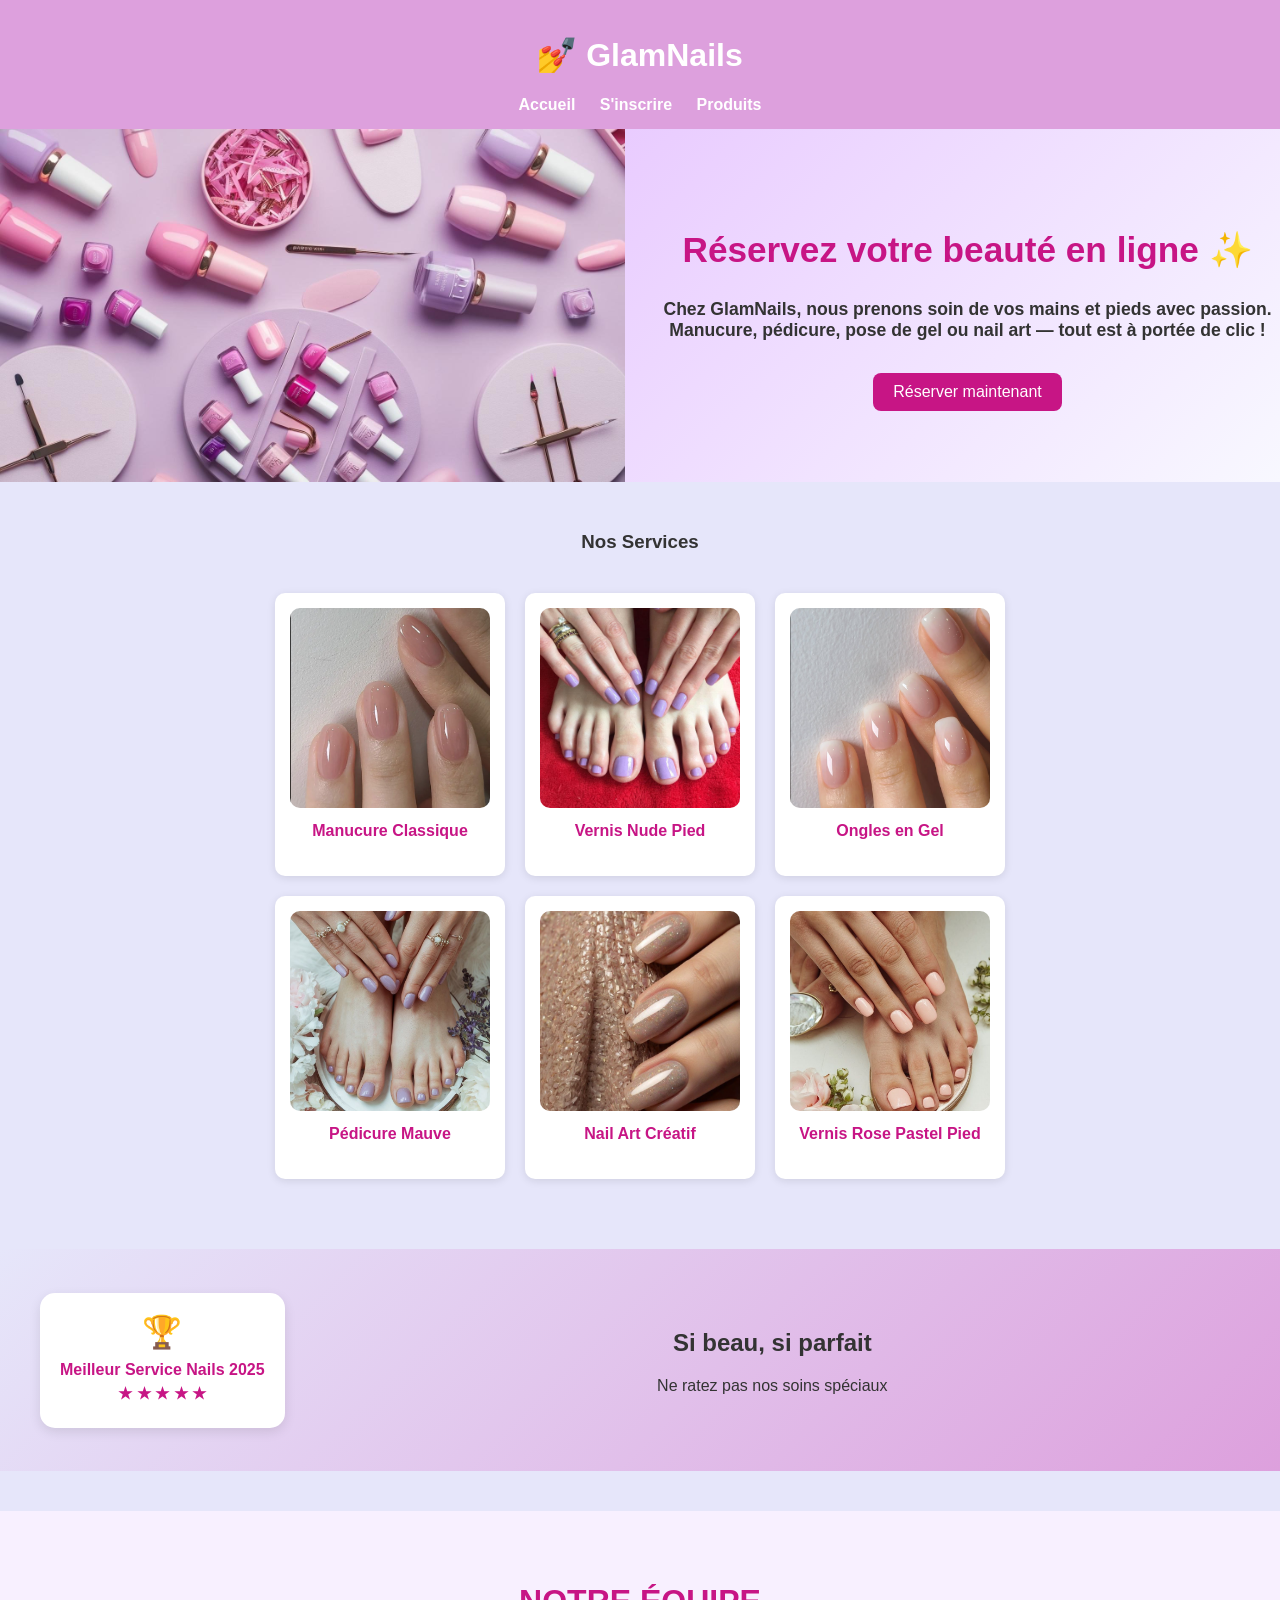
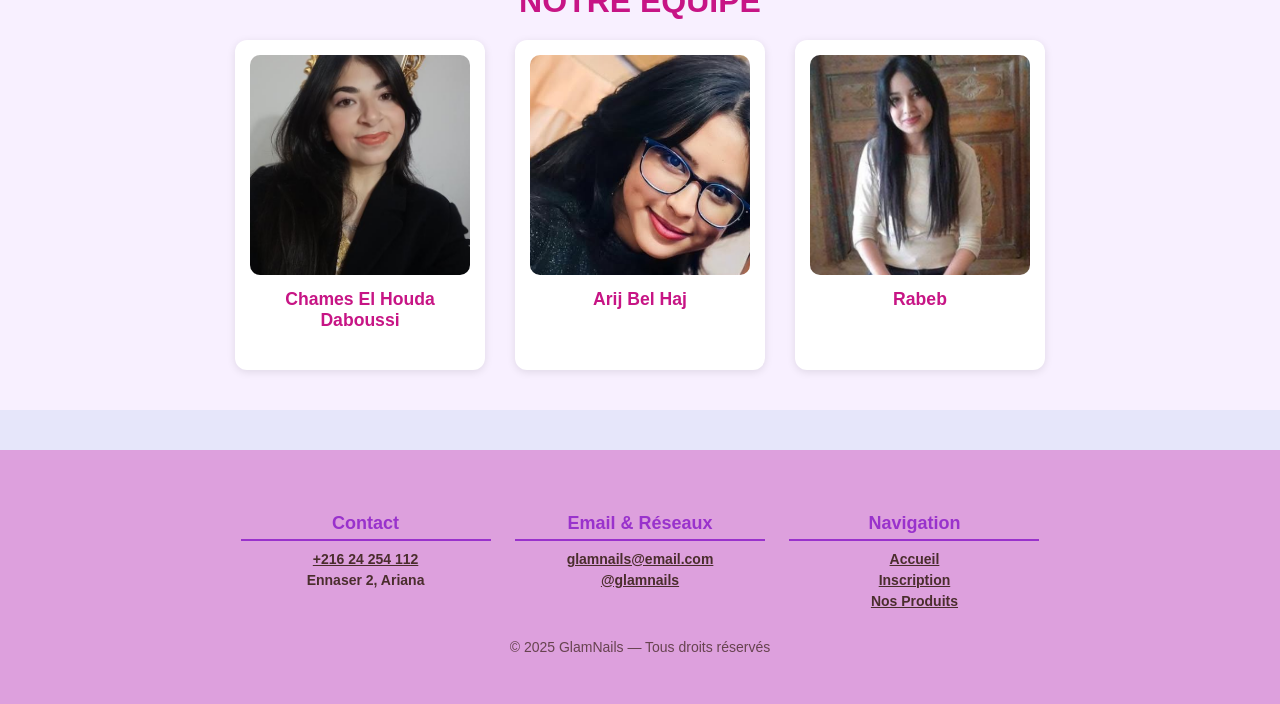
<file: index.html>
<!DOCTYPE html>
<html lang="fr">

<head>
    <meta charset="UTF-8">
    <meta name="viewport" content="width=device-width, initial-scale=1.0">
    <title>GlamNails - Accueil</title>

    <link rel="stylesheet" href="./css/style.css">
</head>

<body>

    <header>
        <h1>💅 GlamNails</h1>
        <nav>
            <a href="index.html">Accueil</a>
            <a href="inscription.html">S'inscrire</a>
            <a href="produits.html">Produits</a>
        </nav>
    </header>

    <section class="hero">
        <div class="hero-image">
            <img src="./images/page.jpg" alt="Image principale du salon">
        </div>

        <div class="hero-text-block">
            <h2>Réservez votre beauté en ligne ✨</h2>
            <p>
                Chez GlamNails, nous prenons soin de vos mains et pieds avec passion.
                Manucure, pédicure, pose de gel ou nail art — tout est à portée de clic !
            </p>

            <a href="inscription.html" class="btn">Réserver maintenant</a>
        </div>
    </section>

    <section class="services">
        <h3>Nos Services</h3>

        <div class="products-grid">

            <div class="product-card">
                <img src="./images/Manucure Classique.png" alt="Manucure Classique">
                <h4>Manucure Classique</h4>
            </div>

            <div class="product-card">
                <img src="./images/image1.jpg" alt="Nails Pied Style 1">
                <h4>Vernis Nude Pied</h4>
            </div>

            <div class="product-card">
                <img src="./images/Ongles en Gel.png" alt="Ongles en Gel">
                <h4>Ongles en Gel</h4>
            </div>

            <div class="product-card">
                <img src="./images/image2.jpg" alt="Nails Pied Style 2">
                <h4>Pédicure Mauve</h4>
            </div>

            <div class="product-card">
                <img src="./images/GlamNails.png" alt="Nail Art Créatif">
                <h4>Nail Art Créatif</h4>
            </div>

            <div class="product-card">
                <img src="./images/image3.jpg" alt="Nails Pied Style 3">
                <h4>Vernis Rose Pastel Pied</h4>
            </div>

        </div>
    </section>

    <section class="hero-full">
        <div class="hero-content">

            <div class="badge">
                <div class="badge-icon">🏆</div>
                <p>Meilleur Service Nails 2025</p>
                <p>★ ★ ★ ★ ★</p>
            </div>

            <div class="hero-text">
                <h2>Si beau, si parfait</h2>
                <p>Ne ratez pas nos soins spéciaux</p>
            </div>

        </div>
    </section>

    <section class="team">
        <h3>Notre Équipe</h3>

        <div class="team-container">

            <div class="team-card">
                <img src="./images/chames daboussi.jpg" alt="Chames Daboussi">
                <h4>Chames El Houda Daboussi</h4>
            </div>

            <div class="team-card">
                <img src="./images/erij bel haj.jpg" alt="Arij Bel Haj">
                <h4>Arij Bel Haj</h4>
            </div>

            <div class="team-card">
                <img src="./images/rabeb.jpg" alt="Rabeb">
                <h4>Rabeb</h4>
            </div>

        </div>
    </section>

    <footer class="footer">

        <div class="footer-bloc">

            <div class="footer-col">
                <h3>Contact</h3>
                <p><a href="tel:+21624254112">+216 24 254 112</a></p>
                <p>Ennaser 2, Ariana</p>
            </div>

            <div class="footer-col">
                <h3>Email & Réseaux</h3>
                <p><a href="mailto:glamnails@email.com">glamnails@email.com</a></p>
                <p><a href="https://instagram.com/glamnails" target="_blank">@glamnails</a></p>
            </div>

            <div class="footer-col">
                <h3>Navigation</h3>
                <p><a href="index.html">Accueil</a></p>
                <p><a href="inscription.html">Inscription</a></p>
                <p><a href="produits.html">Nos Produits</a></p>
            </div>

        </div>

        <p class="footer-copy">© 2025 GlamNails — Tous droits réservés</p>
    </footer>

    <button id="scrollTopBtn" onclick="scrollToTop()">⬆</button>

    <script src="./js/script-index.js"></script>

</body>
</html>
</file>
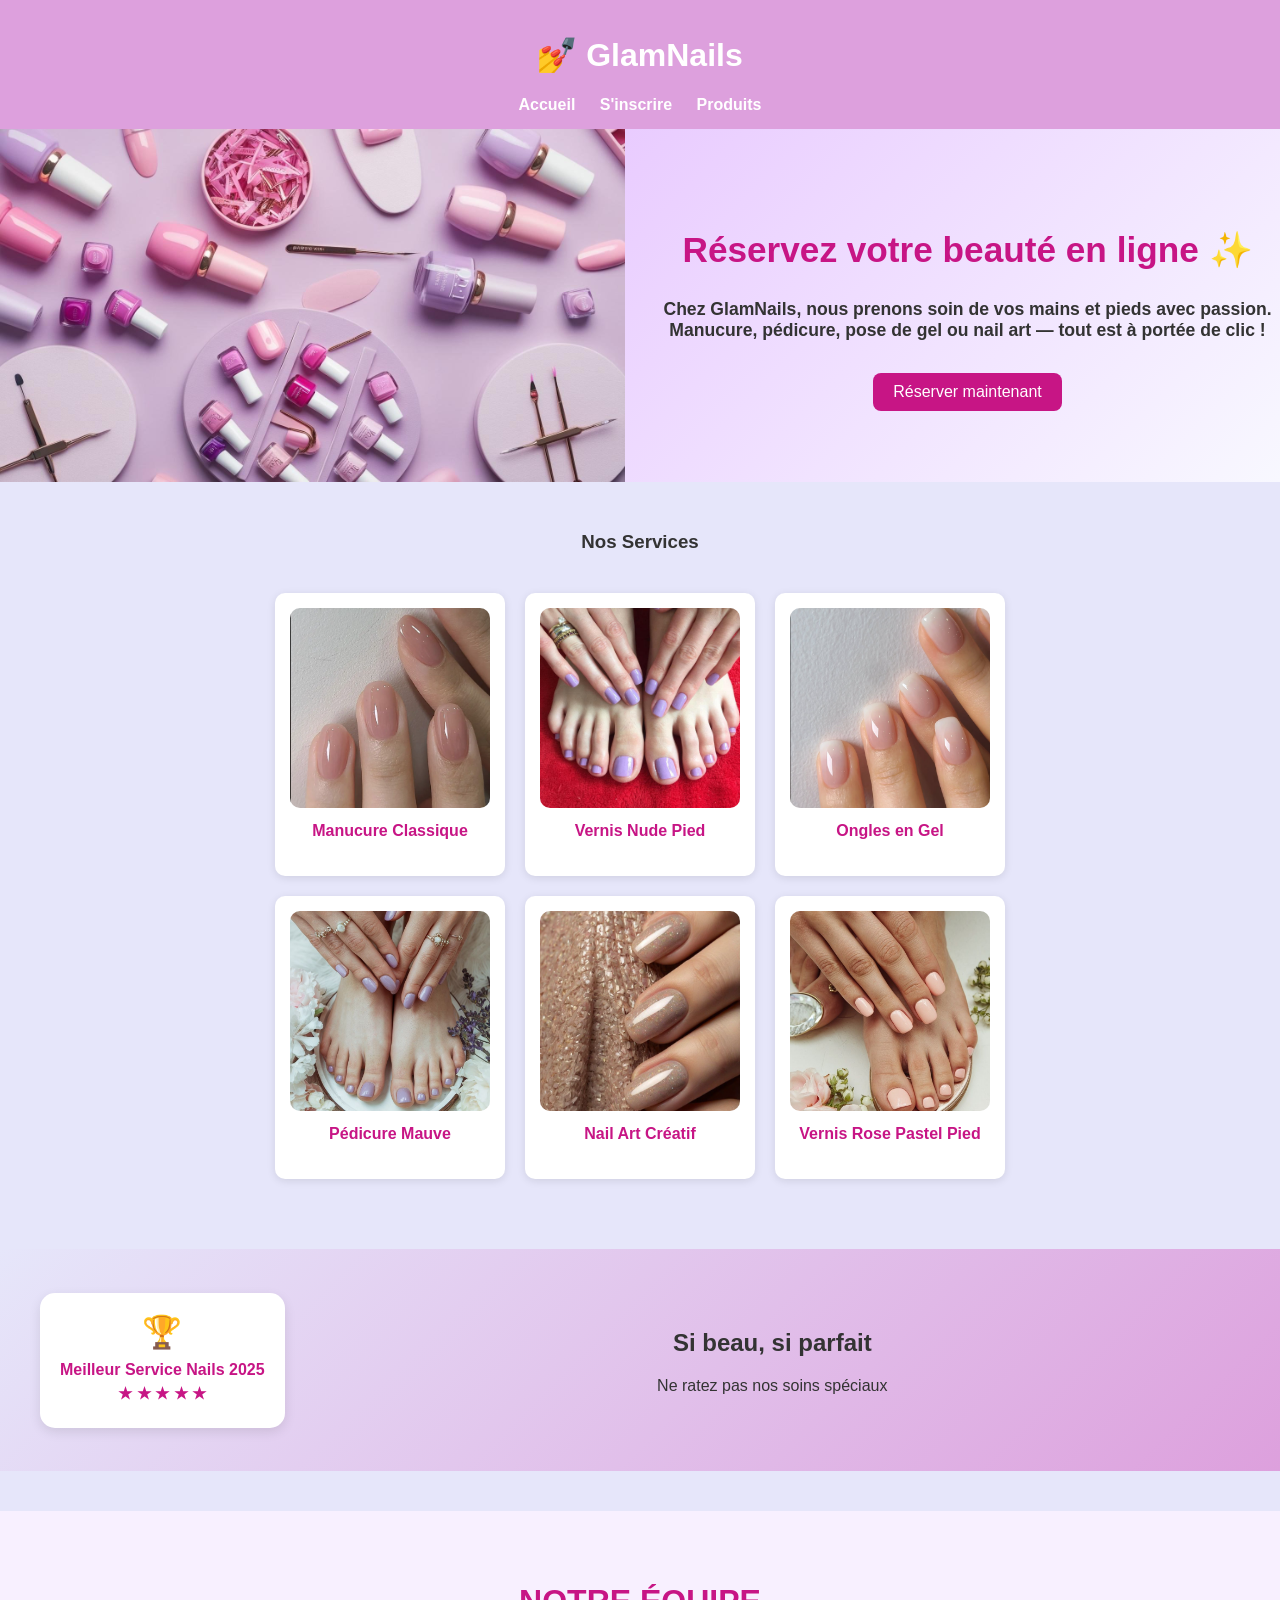
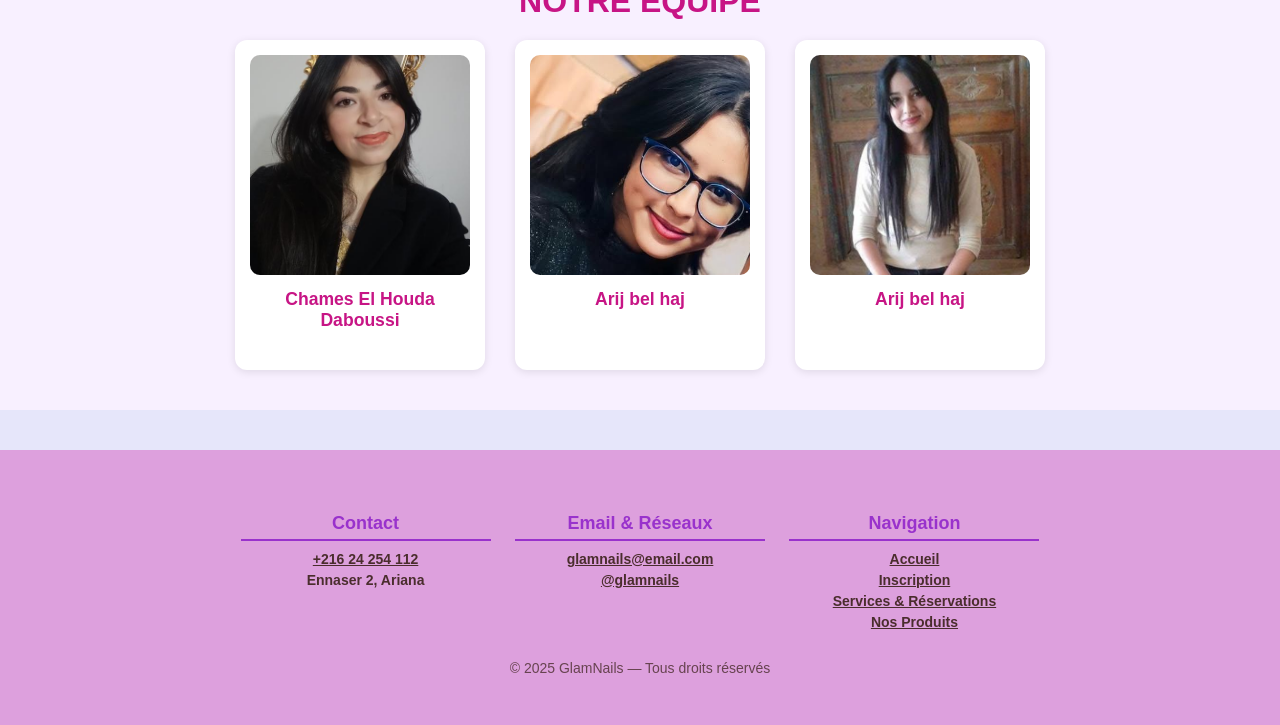
<file: html/index.html>
<!DOCTYPE html>
<html lang="fr">

<head>
    <meta charset="UTF-8">
    <meta name="viewport" content="width=device-width, initial-scale=1.0">
    <title>GlamNails - Accueil</title>
    <link rel="stylesheet" href="../css/style.css">
</head>

<body>
    <header>
        <h1>💅 GlamNails</h1>
        <nav>
            <a href="index.html">Accueil</a>
            <a href="inscription.html">S'inscrire</a>
            <a href="produits.html">Produits</a>
        </nav>
    </header>
    <section class="hero">
        <div class="hero-image">
            <img src="../images/page.jpg" alt="Image principale du salon">
        </div>
        <div class="hero-text-block">
            <h2>Réservez votre beauté en ligne ✨</h2>
            <p>Chez GlamNails, nous prenons soin de vos mains et pieds avec passion.
                Manucure, pédicure, pose de gel ou nail art — tout est à portée de clic !</p>
            <a href="inscription.html" class="btn">Réserver maintenant</a>
        </div>
    </section>
    <!-- Ajoute après la section hero : -->
    <section class="services">
        <h3>Nos Services</h3>
        <div class="products-grid">
            <div class="product-card">
                <img src="../images/Manucure Classique.png" alt="Manucure Classique">
                <h4>Manucure Classique</h4>
            </div>
            <div class="product-card">
                <img src="../images/image1.jpg" alt="Nails Pied Style 1">
                <h4>Vernis Nude Pied</h4>
            </div>
            <div class="product-card">
                <img src="../images/Ongles en Gel.png" alt="Ongles en Gel">
                <h4>Ongles en Gel</h4>
            </div>
            <div class="product-card">
                <img src="../images/image2.jpg" alt="Nails Pied Style 2">
                <h4>Pédicure Mauve</h4>
            </div>
            <div class="product-card">
                <img src="../images/GlamNails.png" alt="Nail Art Créatif">
                <h4>Nail Art Créatif</h4>
            </div>
            <div class="product-card">
                <img src="../images/image3.jpg" alt="Nails Pied Style 3">
                <h4>Vernis Rose Pastel Pied</h4>
            </div>
        </div>
    </section>
    <section class="hero-full">
        <div class="hero-content">
            <div class="badge">
                <div class="badge-icon">🏆</div>
                <p>Meilleur Service Nails 2025</p>
                <p>★ ★ ★ ★ ★</p>
            </div>
            <div class="hero-text">
                <h2>Si beau, si parfait</h2>
                <p>Ne ratez pas nos soins spéciaux</p>
            </div>
        </div>
    </section>
    <section class="team">
        <h3>Notre Équipe</h3>
        <div class="team-container">
            <div class="team-card">
                <img src="../images/chames daboussi.jpg" alt="Photo de Chames Daboussi">
                <h4>Chames El Houda Daboussi</h4>
            </div>
            <div class="team-card">
                <img src="../images/erij bel haj.jpg" alt="erij bel haj">
                <h4>Arij bel haj</h4>
            </div>
            <div class="team-card">
                <img src="../images/rabeb.jpg" alt="erij bel haj">
                <h4>Arij bel haj</h4>
            </div>
        </div>
    </section>
    <!-- Ajoute juste avant </body> : -->
    <footer class="footer">
        <div class="footer-bloc">
            <div class="footer-col">
                <h3>Contact</h3>
                <p><a href="tel:+21624254112">+216 24 254 112</a></p>
                <p>Ennaser 2, Ariana</p>
            </div>
            <div class="footer-col">
                <h3>Email & Réseaux</h3>
                <p><a href="mailto:glamnails@email.com">glamnails@email.com</a></p>
                <p><a href="https://instagram.com/glamnails" target="_blank">@glamnails</a></p>
            </div>
            <div class="footer-col">
                <h3>Navigation</h3>
                <p><a href="index.html">Accueil</a></p>
                <p><a href="inscription.html">Inscription</a></p>
                <p><a href="services.html">Services & Réservations</a></p>
                <p><a href="produits.html">Nos Produits</a></p>
            </div>
        </div>
        <p class="footer-copy">© 2025 GlamNails — Tous droits réservés</p>
    </footer>
    <button id="scrollTopBtn" onclick="scrollToTop()">⬆</button>
    <script src="../js/script-index.js"></script>
</body>

</html>
</file>
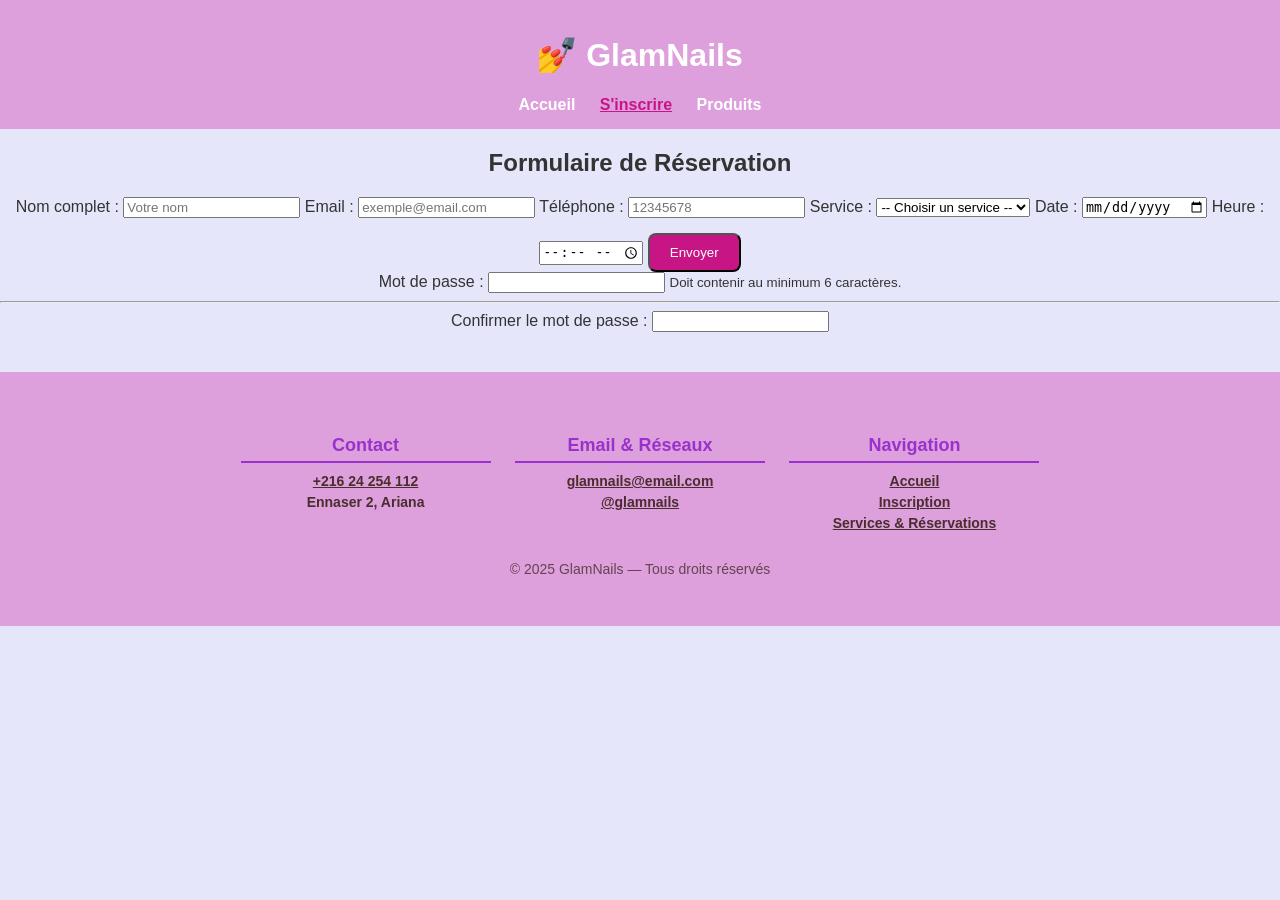
<file: inscription.html>
<!DOCTYPE html>
<html lang="fr">
<head>
    <meta charset="UTF-8">
    <meta name="viewport" content="width=device-width, initial-scale=1.0">
    <title>GlamNails - Réservation</title>
    <link rel="stylesheet" href="./css/style.css">

</head>

<body>

<header>
    <h1>💅 GlamNails</h1>
    <nav>
        <a href="index.html">Accueil</a>
        <a href="inscription.html" class="active">S'inscrire</a>
        <a href="produits.html">Produits</a>
    </nav>
</header>

<section class="form-section">
    <h2>Formulaire de Réservation</h2>

    <form id="reservationForm">
        
        <label for="nom">Nom complet :</label>
        <input type="text" id="nom" name="nom" required placeholder="Votre nom">

        <label for="email">Email :</label>
        <input type="email" id="email" name="email" required placeholder="exemple@email.com">

        <label for="tel">Téléphone :</label>
        <input type="tel" id="tel" name="tel" required placeholder="12345678">

        <label for="service">Service :</label>
        <select id="service" name="service" required>
            <option value="">-- Choisir un service --</option>
            <option>Manucure Classique</option>
            <option>Ongles en Gel</option>
            <option>Pédicure</option>
            <option>Nail Art</option>
        </select>

        <label for="date">Date :</label>
        <input type="date" id="date" name="date" required>

        <label for="heure">Heure :</label>
        <input type="time" id="heure" name="heure" required>

        <button type="submit" class="btn">Envoyer</button>
    </form>
</section>
<label for="mdp">Mot de passe :</label>
<input type="password" id="mdp" name="mdp" required>
<small>Doit contenir au minimum 6 caractères.</small>
<hr>

<label for="conf_mdp">Confirmer le mot de passe :</label>
<input type="password" id="conf_mdp" name="conf_mdp" required>
<footer class="footer">
    <div class="footer-bloc">
        <div class="footer-col">
            <h3>Contact</h3>
            <p><a href="tel:+21624254112">+216 24 254 112</a></p>
            <p>Ennaser 2, Ariana</p>
        </div>
        <div class="footer-col">
            <h3>Email & Réseaux</h3>
            <p><a href="mailto:glamnails@email.com">glamnails@email.com</a></p>
            <p><a href="https://instagram.com/glamnails" target="_blank" rel="noopener noreferrer">@glamnails</a></p>
        </div>
        <div class="footer-col">
            <h3>Navigation</h3>
            <p><a href="index.html">Accueil</a></p>
            <p><a href="inscription.html">Inscription</a></p>
            <p><a href="services.html">Services & Réservations</a></p>
        </div>
    </div>
    <p class="footer-copy">© 2025 GlamNails — Tous droits réservés</p>
</footer>


<script src="./js/test.js"></script>


</body>
</html>
</file>
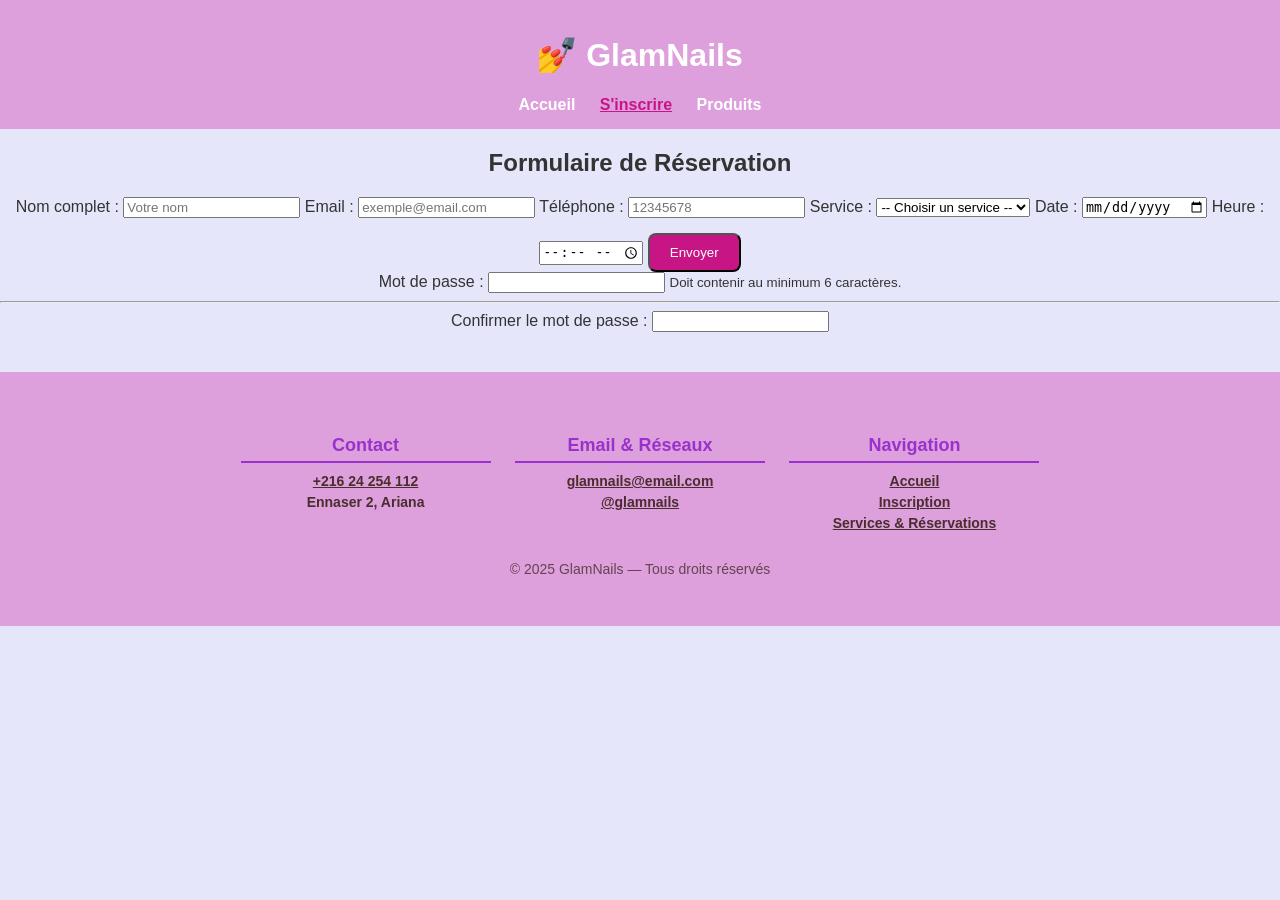
<file: html/inscription.html>
<!DOCTYPE html>
<html lang="fr">
<head>
    <meta charset="UTF-8">
    <meta name="viewport" content="width=device-width, initial-scale=1.0">
    <title>GlamNails - Réservation</title>
    <link rel="stylesheet" href="../css/style.css">

</head>

<body>

<header>
    <h1>💅 GlamNails</h1>
    <nav>
        <a href="index.html">Accueil</a>
        <a href="inscription.html" class="active">S'inscrire</a>
        <a href="produits.html">Produits</a>
    </nav>
</header>

<section class="form-section">
    <h2>Formulaire de Réservation</h2>

    <form id="reservationForm">
        
        <label for="nom">Nom complet :</label>
        <input type="text" id="nom" name="nom" required placeholder="Votre nom">

        <label for="email">Email :</label>
        <input type="email" id="email" name="email" required placeholder="exemple@email.com">

        <label for="tel">Téléphone :</label>
        <input type="tel" id="tel" name="tel" required placeholder="12345678">

        <label for="service">Service :</label>
        <select id="service" name="service" required>
            <option value="">-- Choisir un service --</option>
            <option>Manucure Classique</option>
            <option>Ongles en Gel</option>
            <option>Pédicure</option>
            <option>Nail Art</option>
        </select>

        <label for="date">Date :</label>
        <input type="date" id="date" name="date" required>

        <label for="heure">Heure :</label>
        <input type="time" id="heure" name="heure" required>

        <button type="submit" class="btn">Envoyer</button>
    </form>
</section>
<label for="mdp">Mot de passe :</label>
<input type="password" id="mdp" name="mdp" required>
<small>Doit contenir au minimum 6 caractères.</small>
<hr>

<label for="conf_mdp">Confirmer le mot de passe :</label>
<input type="password" id="conf_mdp" name="conf_mdp" required>
<footer class="footer">
    <div class="footer-bloc">
        <div class="footer-col">
            <h3>Contact</h3>
            <p><a href="tel:+21624254112">+216 24 254 112</a></p>
            <p>Ennaser 2, Ariana</p>
        </div>
        <div class="footer-col">
            <h3>Email & Réseaux</h3>
            <p><a href="mailto:glamnails@email.com">glamnails@email.com</a></p>
            <p><a href="https://instagram.com/glamnails" target="_blank" rel="noopener noreferrer">@glamnails</a></p>
        </div>
        <div class="footer-col">
            <h3>Navigation</h3>
            <p><a href="index.html">Accueil</a></p>
            <p><a href="inscription.html">Inscription</a></p>
            <p><a href="services.html">Services & Réservations</a></p>
        </div>
    </div>
    <p class="footer-copy">© 2025 GlamNails — Tous droits réservés</p>
</footer>


<script src="../js/test.js"></script>


</body>
</html>
</file>
<file: css/style.css>
body {
    font-family: Arial, sans-serif;
    margin: 0;
    background-color: #E6E6FA;
    color: #333;
    text-align: center;
}

header {
    background-color: #DDA0DD;
    color: white;
    padding: 15px;
}

nav a {
    color: white;
    text-decoration: none;
    margin: 0 10px;
    font-weight: bold;
}

nav a.active {
    color: #C71585;
    text-decoration: underline;
}

nav a:hover {
    text-decoration: underline;
}

.hero {
    background: linear-gradient(135deg, #E0B0FF, #F8F8FF);
    display: flex;
    align-items: center;
    justify-content: center;
    gap: 30px;
    text-align: left;
}

.hero-image {
    flex: 1;
}

.hero-image img {
    width: 100%;
    height: auto;
    display: block;
}

.hero-text-block {
    flex: 1;
    text-align: center;
    display: flex;
    flex-direction: column;
    justify-content: center;
    align-items: center;
}

.hero-text-block h2 {
    font-size: 2.2rem;
    color: #C71585;
    margin-bottom: 10px;
}

.hero-text-block p {
    font-size: 1.1rem;
    font-weight: bold;
}

.btn {
    display: inline-block;
    margin-top: 15px;
    padding: 10px 20px;
    background-color: #C71585;
    color: white;
    border-radius: 8px;
    text-decoration: none;
}

.services {
    padding: 30px;
}

.products-grid,
.service-list {
    display: flex;
    justify-content: center;
    gap: 20px;
    flex-wrap: wrap;
    max-width: 800px;
    margin: 40px auto;
}

.product-card,
.card {
    background: white;
    border-radius: 10px;
    box-shadow: 0 2px 8px rgba(0, 0, 0, 0.1);
    padding: 15px;
    width: 200px;
    transition: transform 0.3s;
}

.product-card:hover,
.card:hover {
    transform: scale(1.05);
}

.product-card img {
    width: 100%;
    height: 200px;
    object-fit: cover;
    border-radius: 10px;
}

.product-card h4 {
    color: #C71585;
    margin-top: 10px;
}

.hero-full {
    background: linear-gradient(135deg, #E6E6FA, #DDA0DD);
    padding: 40px 20px;
    text-align: center;
    position: relative;
}

.hero-content {
    display: flex;
    justify-content: space-between;
    align-items: center;
    max-width: 1200px;
    margin: 0 auto;
    flex-wrap: wrap;
    gap: 20px;
}

.badge {
    background: white;
    padding: 20px;
    border-radius: 15px;
    box-shadow: 0 4px 12px rgba(0, 0, 0, 0.1);
    min-width: 150px;
}

.badge-icon {
    font-size: 2rem;
    margin-bottom: 10px;
}

.badge p {
    margin: 5px 0;
    color: #C71585;
    font-weight: bold;
}

.hero-text {
    flex: 1;
    margin: 20px;
}

.team {
    padding: 40px 20px;
    background-color: #F8F0FF;
    text-align: center;
    margin-top: 40px;
    position: relative;
    z-index: 5;
}

.team h3 {
    color: #C71585;
    font-size: 2rem;
    margin-bottom: 20px;
    text-transform: uppercase;
}

.team-container {
    display: flex;
    justify-content: center;
    gap: 30px;
    flex-wrap: wrap;
}

.team-card {
    background: white;
    width: 220px;
    padding: 15px;
    border-radius: 12px;
    box-shadow: 0 2px 8px rgba(0, 0, 0, 0.1);
    text-align: center;
}

.team-card img {
    width: 100%;
    height: 220px;
    object-fit: cover;
    border-radius: 10px;
}

.team-card h4 {
    margin-top: 10px;
    color: #C71585;
    font-size: 1.1rem;
    font-weight: bold;
}

.footer {
    background-color: #DDA0DD;
    color: #4A2D2D;
    padding: 35px 20px;
    text-align: center;
    margin-top: 40px;
}

.footer-bloc {
    text-align: center;
}

.footer-col {
    display: inline-block;
    width: 250px;
    margin: 10px;
    vertical-align: top;
}

.footer-col h3 {
    color: #9932CC;
    margin-bottom: 10px;
    font-size: 18px;
    border-bottom: 2px solid #9932CC;
    padding-bottom: 5px;
}

.footer-col p,
.footer-col a {
    margin: 5px 0;
    font-size: 14px;
    color: #4A2D2D;
    font-weight: bold;
}

.footer-col a:hover {
    color: #9932CC;
}

.footer-copy {
    margin-top: 15px;
    font-size: 14px;
    opacity: 0.8;
}

@media (max-width: 768px) {

    .hero-content,
    .products-grid,
    .service-list {
        flex-direction: column;
        align-items: center;
    }

    .footer-col {
        width: 90%;
        margin-bottom: 20px;
    }
}

#scrollTopBtn {
    display: none;
    position: fixed;
    bottom: 30px;
    right: 30px;
    background-color: #C71585;
    color: white;
    border: none;
    border-radius: 50%;
    width: 45px;
    height: 45px;
    font-size: 1.2rem;
    cursor: pointer;
    box-shadow: 0 4px 10px rgba(0, 0, 0, 0.2);
}

#scrollTopBtn:hover {
    background-color: #ff4f85;
}
</file>
